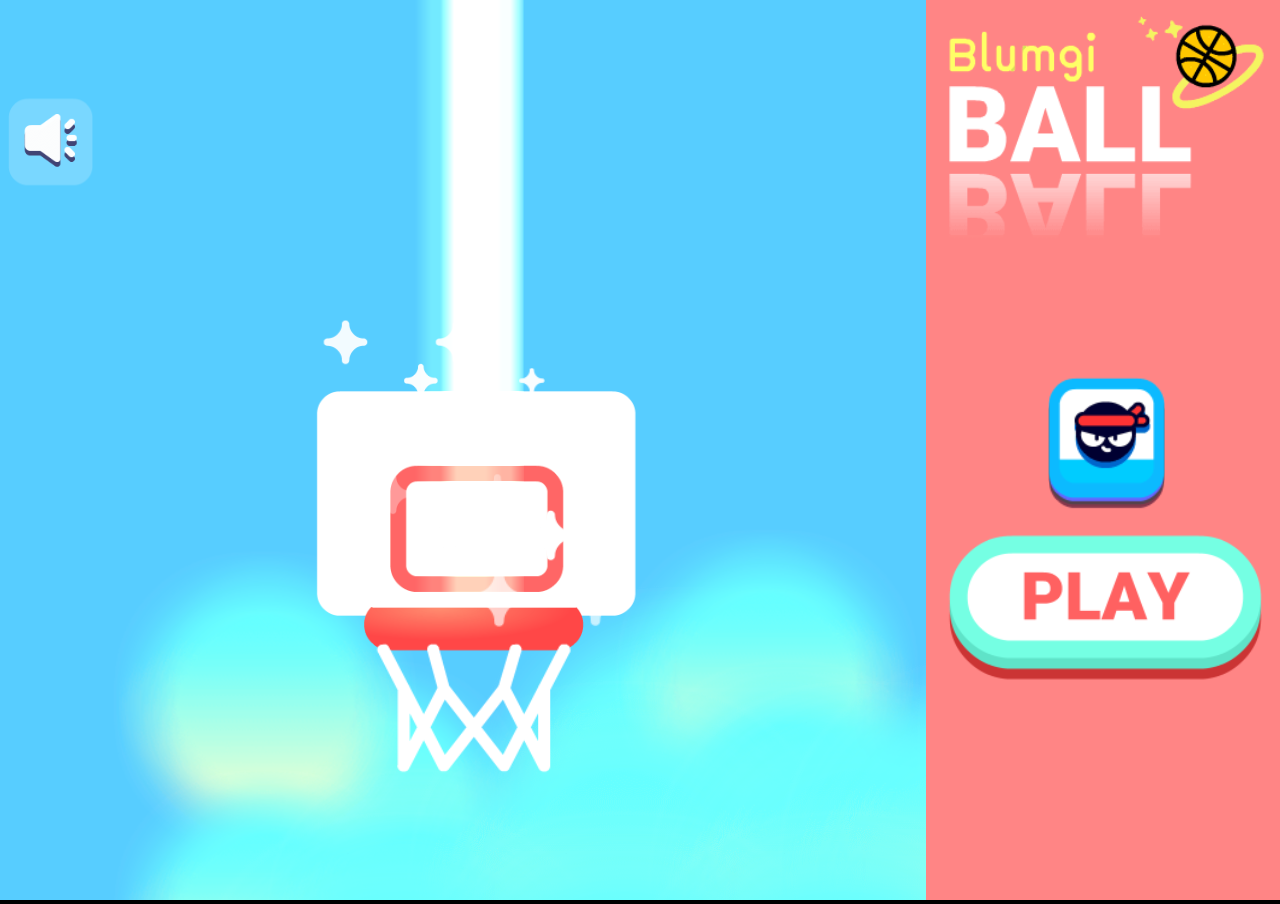
<file: BlumgiMagicBall/index.html>
<!DOCTYPE html>
<html>
<head>

<style>
canvas {
-webkit-tap-highlight-color: transparent;
-webkit-touch-callout: none;
-webkit-user-select: none;
-khtml-user-select: none;
-moz-user-select: none;
-ms-user-select: none;
user-select: none;
}
</style>


<meta charset="UTF-8">
<title>BlumgiMagicBall_v00.01</title>
<meta name="viewport" content="width=device-width, initial-scale=1.0, maximum-scale=1.0, minimum-scale=1.0, user-scalable=no">

<meta name="generator" content="Construct 3">

	<link rel="manifest" href="appmanifest.json">
	<link rel="apple-touch-icon" sizes="128x128" href="icons/icon-128.png">
	<link rel="apple-touch-icon" sizes="256x256" href="icons/icon-256.png">
	<link rel="apple-touch-icon" sizes="512x512" href="icons/icon-512.png">
	<link rel="icon" type="image/png" href="icons/icon-512.png">

<link rel="stylesheet" href="style.css">

</head>
<body>
<div id="fb-root"></div>
	<script src="box2d.wasm.js"></script>
	<noscript>
		<div id="notSupportedWrap">
			<h2 id="notSupportedTitle">This content requires JavaScript</h2>
			<p class="notSupportedMessage">JavaScript appears to be disabled. Please enable it to view this content.</p>
		</div>
	</noscript>
	<script src="scripts/supportcheck.js"></script>
	<script src="scripts/offlineclient.js" type="module"></script>
	<script src="scripts/main.js" type="module"></script>
	<script src="scripts/register-sw.js" type="module"></script>
</body>
</html>
</file>
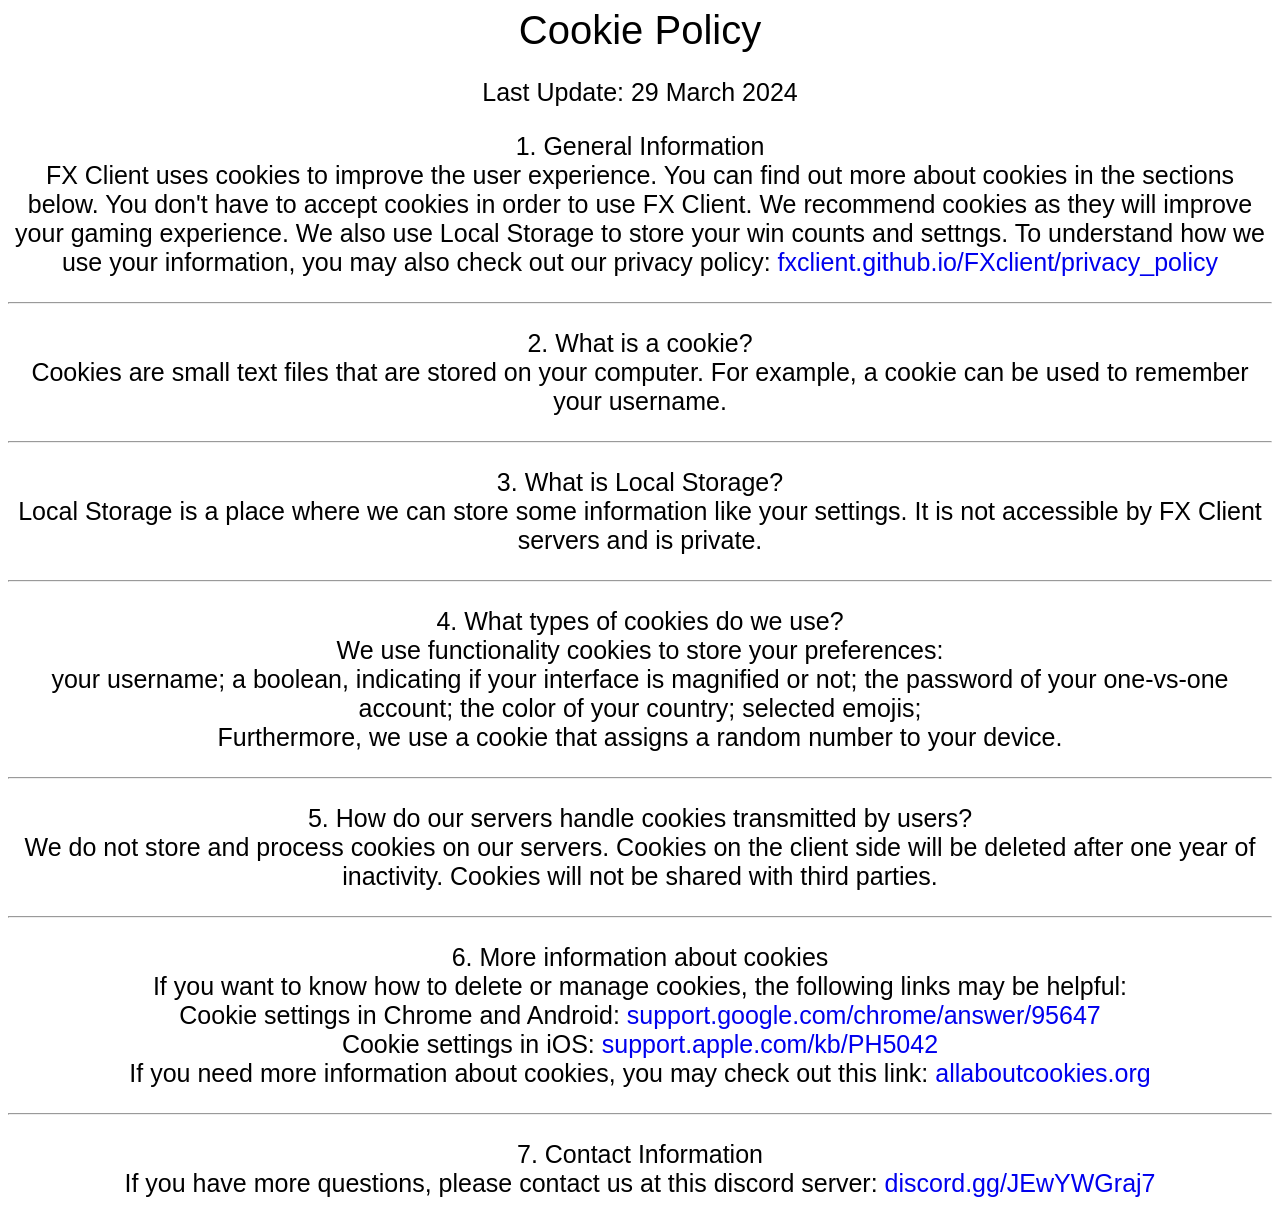
<file: teritorial/static/cookie_policy/index.html>
<!DOCTYPE html>
<html lang="en">
<head>
    <meta charset="UTF-8">
    <meta http-equiv="X-UA-Compatible" content="IE=edge">
    <meta name="viewport" content="width=device-width, initial-scale=1.0">
    <meta name="og:image" content="https://fxclient.github.io/FXclient/assets/logo.png" />
    <meta property="og:image" content="https://fxclient.github.io/FXclient/assets/logo.png">
    <link rel="shortcut icon" href="https://fxclient.github.io/FXclient/favicon.ico" type="image/x-icon">
    <meta property="og:title" content="FX Client">
    <meta name="description" content="FX Client Cookie Policy">
    <title>FX Client - Cookie Policy</title>
    <style>
        body {
            text-align: center;
            background-color: #fff;
            color: #000;
            font-size: 25px;
            font-family: 'Gill Sans', 'Gill Sans MT', Calibri, 'Trebuchet MS', sans-serif;
            display: block;
        }
        #dd {
            text-align: center;
            background-color: #fff;
            color: #000;
            font-size: 40px;
            font-family: 'Gill Sans', 'Gill Sans MT', Calibri, 'Trebuchet MS', sans-serif;
            display: block;
        }
        a {
            text-decoration: none;
            transition: 0.2s;
        }
        
        a:hover {
            text-decoration: underline;
            color: red;
        }
    </style>
</head>
<body>
    <span id="dd">Cookie Policy</span>

<p>Last Update: 29 March 2024</p>


<p>1. General Information
<br />
FX Client uses cookies to improve the user experience. You can find out more about cookies in the sections below.

You don't have to accept cookies in order to use FX Client. We recommend cookies as they will improve your gaming experience.

We also use Local Storage to store your win counts and settngs.

To understand how we use your information, you may also check out our privacy policy: <a href="https://fxclient.github.io/FXclient/privacy_policy">fxclient.github.io/FXclient/privacy_policy</a>
</p>
<hr />
<p>2. What is a cookie?
<br />
Cookies are small text files that are stored on your computer. For example, a cookie can be used to remember your username.
</p>
<hr />
<p>3. What is Local Storage?
    <br />
    Local Storage is a place where we can store some information like your settings. It is not accessible by FX Client servers and is private.
    </p>
    <hr />
<p>
4. What types of cookies do we use?
<br />
We use functionality cookies to store your preferences:
<br>
your username; 
a boolean, indicating if your interface is magnified or not; 
the password of your one-vs-one account; 
the color of your country; 
selected emojis; 
<br>
Furthermore, we use a cookie that assigns a random number to your device.
<br />
</p>
<hr />
<p>
5. How do our servers handle cookies transmitted by users?
<br />
We do not store and process cookies on our servers. Cookies on the client side will be deleted after one year of inactivity. Cookies will not be shared with third parties.
</p>
<hr />
<p>
6. More information about cookies
<br />
If you want to know how to delete or manage cookies, the following links may be helpful:
<br />
Cookie settings in Chrome and Android: <a href="https://support.google.com/chrome/answer/95647">support.google.com/chrome/answer/95647</a>
<br />
Cookie settings in iOS: <a href="http://support.apple.com/kb/PH5042">support.apple.com/kb/PH5042</a>
<br />
If you need more information about cookies, you may check out this link: <a href="http://www.allaboutcookies.org/">allaboutcookies.org</a>

</p>
<hr/>
<p>
7. Contact Information
<br />
If you have more questions, please contact us at this discord server: <a href="https://discord.gg/JEwYWGraj7">discord.gg/JEwYWGraj7</a>
</p>
</body>
</html>
</file>
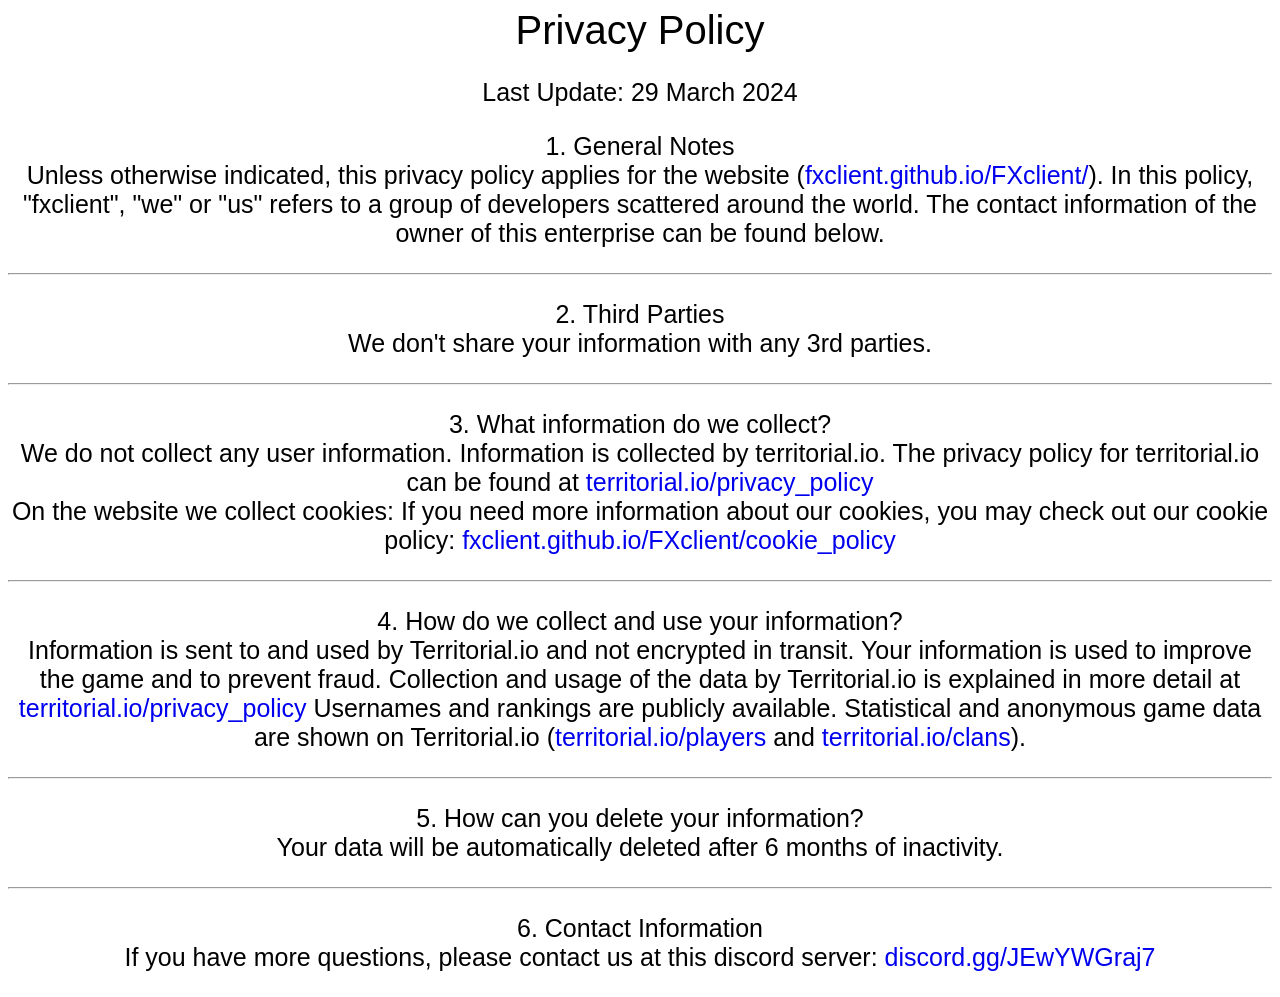
<file: teritorial/static/privacy_policy/index.html>
<!DOCTYPE html>
<html lang="en">

<head>
    <meta charset="UTF-8">
    <meta http-equiv="X-UA-Compatible" content="IE=edge">
    <meta name="viewport" content="width=device-width, initial-scale=1.0">
    <title>FX Client - Privacy Policy</title>
    <meta name="og:image" content="https://fxclient.github.io/FXclient/assets/logo.png" />
    <meta property="og:image" content="https://fxclient.github.io/FXclient/assets/logo.png">
    <link rel="shortcut icon" href="https://fxclient.github.io/FXclient/favicon.ico" type="image/x-icon">
    <meta property="og:title" content="FX Client">
    <meta name="description" content="FX Client Privacy Policy">
    <style>
        body {
            text-align: center;
            background-color: #fff;
            color: #000;
            font-size: 25px;
            font-family: 'Gill Sans', 'Gill Sans MT', Calibri, 'Trebuchet MS', sans-serif;
            display: block;
        }

        #dd {
            text-align: center;
            background-color: #fff;
            color: #000;
            font-size: 40px;
            font-family: 'Gill Sans', 'Gill Sans MT', Calibri, 'Trebuchet MS', sans-serif;
            display: block;
        }

        a {
            text-decoration: none;
            transition: 0.2s;
        }
        
        a:hover {
            text-decoration: underline;
            color: red;
        }
    </style>
</head>

<body>
    <span id="dd">Privacy Policy</span>

    <p>Last Update: 29 March 2024</p>

    <p>1. General Notes
        <br />
        Unless otherwise indicated, this privacy policy applies for the website (<a href="https://fxclient.github.io/FXclient/">fxclient.github.io/FXclient/</a>).

        In this policy, "fxclient", "we" or "us" refers to a group of developers scattered around the world. The
        contact information of the owner of this enterprise can be found below.
    </p>
    <hr />
    <p>2. Third Parties
        <br />
        We don't share your information with any 3rd parties.
    </p>
    <hr />
    <p>
        3. What information do we collect?
        <br />
        We do not collect any user information. Information is collected by territorial.io. The privacy policy for
        territorial.io can be found at <a href="https://territorial.io/privacy_policy">
            territorial.io/privacy_policy </a>
        <br />
        On the website we collect cookies: If you need more information about our cookies, you may check out our cookie
        policy: <a href="https://fxclient.github.io/FXclient/cookie_policy">fxclient.github.io/FXclient/cookie_policy</a>
    </p>
    <hr />
    <p>
        4. How do we collect and use your information?
        <br />
        Information is sent to and used by Territorial.io and not encrypted in transit. Your information is used to
        improve the game and to prevent fraud. Collection and usage of the data by Territorial.io is explained in more
        detail at <a href="https://territorial.io/privacy_policy"> territorial.io/privacy_policy </a>
        Usernames and rankings are publicly available. Statistical and anonymous game data are shown on Territorial.io
        (<a href="https://territorial.io/players">territorial.io/players</a> and <a href="https://territorial.io/clans">territorial.io/clans</a>).
    </p>
    <hr />
    <p>
        5. How can you delete your information?
        <br />
        Your data will be automatically deleted after 6 months of inactivity.
    </p>
    <hr />
    <p>
        6. Contact Information
        <br />
        If you have more questions, please contact us at this discord server: <a href="https://discord.gg/JEwYWGraj7">discord.gg/JEwYWGraj7</a>
    </p>
</body>
</html>
</file>
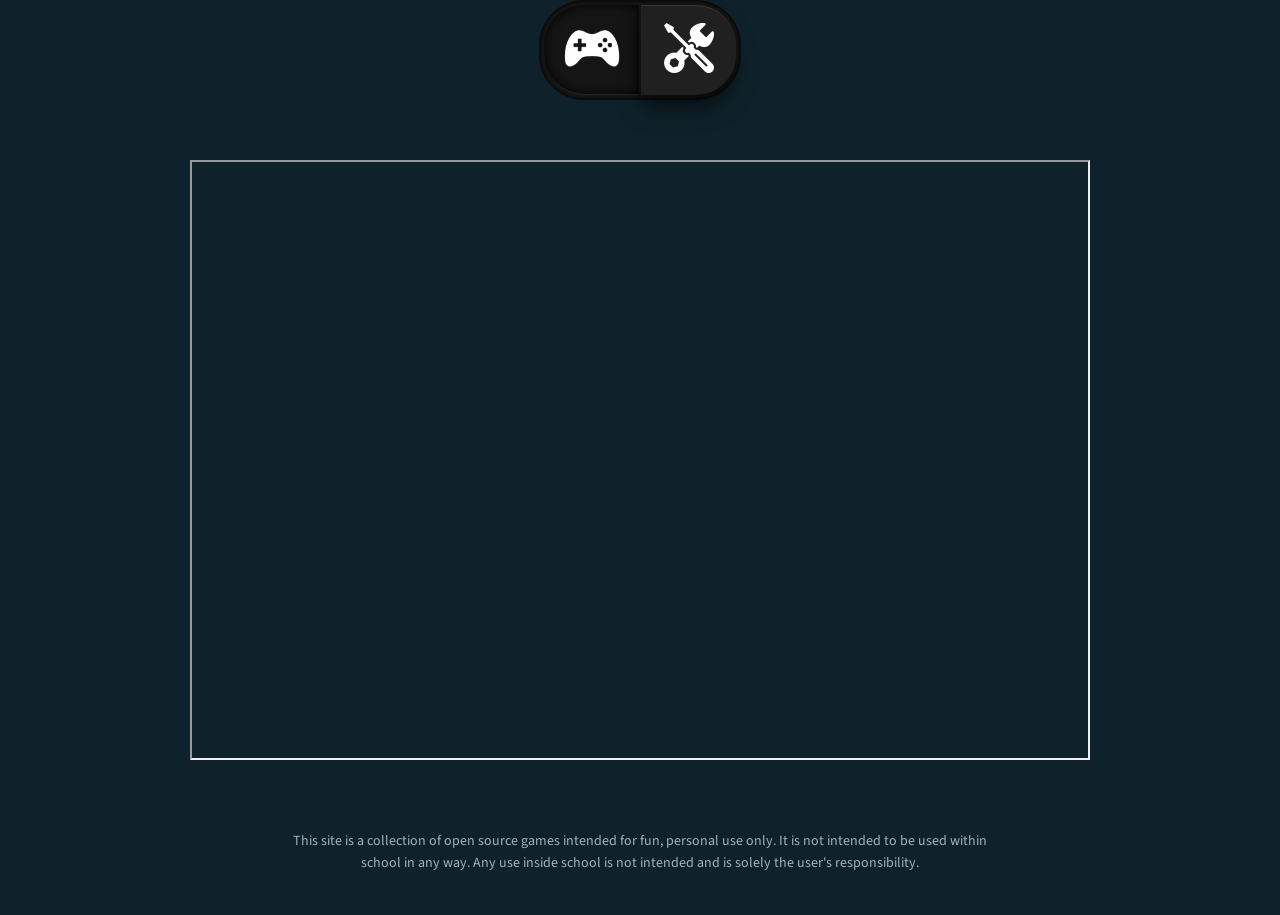
<file: survevio.html>
<!DOCTYPE html>
<html lang="en">

<head>
	<meta charset="UTF-8">
	<meta name="viewport" content="width=device-width, initial-scale=1.0">
	<title>Survev.io</title>
	<link rel="icon" type="image/png" href="images/game_logo.png">
	<link rel="stylesheet" href="styles.css">

	<script async src="https://pagead2.googlesyndication.com/pagead/js/adsbygoogle.js?client=ca-pub-1082754358021798"
		crossorigin="anonymous"></script>
</head>

<body class="page-games">

	<nav class="nav">
		<ul>
			<li class="active"><a href="index.html"><img src="images/game_logo.png" class="nav-games" alt="Games"></a></li>
			<li><a href="tools.html"><img src="images/tools.png" class="nav-tools" alt="Tools"></a></li>
		</ul>
	</nav>

	<main class="game-frame">
		<iframe src="https://survev.io" height="600" width="900" title="Survev.io"></iframe>
	</main>

	<footer class="disclaimer">
		<p>This site is a collection of open source games intended for fun, personal use only.
			It is not intended to be used within school in any way. Any use inside school is not
			intended and is solely the user's responsibility.</p>
	</footer>

</body>

</html>
</file>
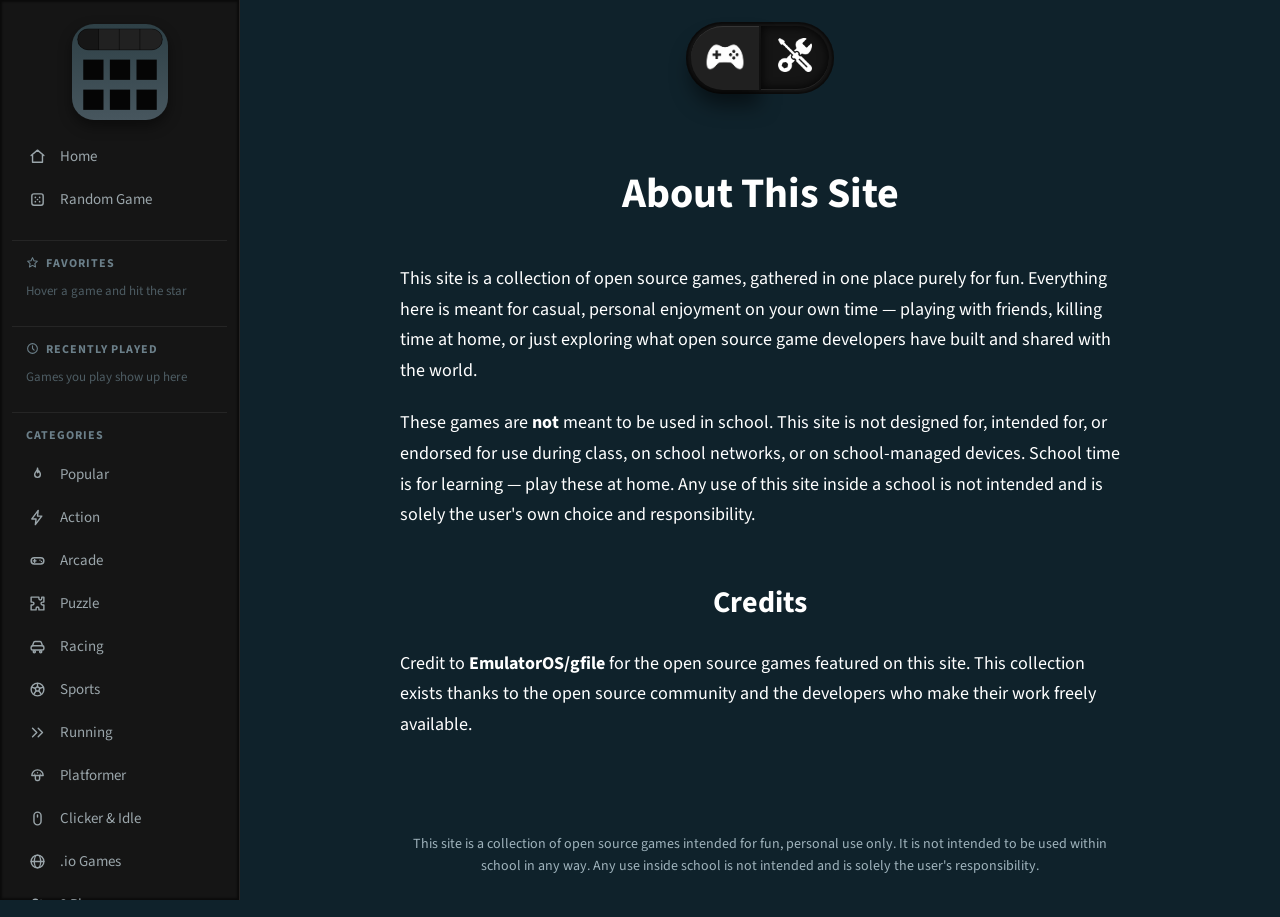
<file: tools.html>
<!DOCTYPE html>
<html lang="en">

<head>
	<meta charset="UTF-8">
	<meta name="viewport" content="width=device-width, initial-scale=1.0">
	<title>About</title>
	<link rel="icon" type="image/svg+xml" href="images/logo.svg">
	<link rel="stylesheet" href="styles.css?v=5">
</head>

<body class="page-tools">

	<aside class="sidebar" id="sidebar">
		<a class="side-logo" href="index.html">
			<img src="images/logo.svg" alt="Open Source Games">
		</a>
		<div id="side-nav"></div>
	</aside>

	<div class="content">

		<header class="topbar">
			<button type="button" id="menu-toggle" class="menu-toggle" aria-label="Menu">
				<svg class="icon" viewBox="0 0 24 24" fill="none" stroke="currentColor" stroke-width="2" stroke-linecap="round" aria-hidden="true"><path d="M4 6h16M4 12h16M4 18h16"/></svg>
			</button>
			<nav class="nav">
				<ul>
					<li><a href="index.html"><img src="images/game_logo.png" class="nav-games" alt="Games"></a></li>
					<li class="active"><a href="tools.html"><img src="images/tools.png" class="nav-tools" alt="About"></a></li>
				</ul>
			</nav>
		</header>

		<main class="about">
			<h1>About This Site</h1>

			<p>This site is a collection of open source games, gathered in one place purely for fun.
				Everything here is meant for casual, personal enjoyment on your own time &mdash; playing
				with friends, killing time at home, or just exploring what open source game developers
				have built and shared with the world.</p>

			<p>These games are <strong>not</strong> meant to be used in school. This site is not
				designed for, intended for, or endorsed for use during class, on school networks, or on
				school-managed devices. School time is for learning &mdash; play these at home. Any use
				of this site inside a school is not intended and is solely the user's own choice and
				responsibility.</p>

			<h2>Credits</h2>

			<p>Credit to <strong>EmulatorOS/gfile</strong> for the open source games featured on this
				site. This collection exists thanks to the open source community and the developers who
				make their work freely available.</p>
		</main>

		<footer class="disclaimer">
			<p>This site is a collection of open source games intended for fun, personal use only.
				It is not intended to be used within school in any way. Any use inside school is not
				intended and is solely the user's responsibility.</p>
		</footer>

	</div>

	<script src="games-data.js?v=5"></script>
	<script src="site.js?v=5"></script>

</body>

</html>
</file>
<file: BlumgiMagicBall/style.css>
html, body {
	padding: 0;
	margin: 0;
	overflow: hidden;
	
	background: #000000;
	color: white;
}

html, body, canvas {
	touch-action: none;
	touch-action-delay: none;
}

#notSupportedWrap {
	margin: 2em auto 1em auto;
	width: 75%;
	max-width: 45em;
	border: 2px solid #aaa;
	border-radius: 1em;
	padding: 2em;
	background-color: #f0f0f0;
	font-family: "Segoe UI", Frutiger, "Frutiger Linotype", "Dejavu Sans", "Helvetica Neue", Arial, sans-serif;
	color: black;
}

#notSupportedTitle {
	font-size: 1.8em;
}

.notSupportedMessage {
	font-size: 1.2em;
}

.notSupportedMessage em {
	color: #888;
}


@font-face {
	font-family: 'roboto-black';
	src: url('fonts/roboto-black.ttf') format('truetype');
}
</file>
<file: styles.css>
@import url("https://fonts.googleapis.com/css?family=Source+Sans+Pro:400,700");

* {
  margin: 0;
  padding: 0;
  box-sizing: border-box;
}

html,
body {
  width: 100%;
  min-height: 100%;
}

body {
  font-family: "Source Sans Pro", sans-serif;
}

/* Page backgrounds */
body.page-games,
body.page-play {
  background: #0f222b;
}

body.page-tools {
  background: #0f222b;
}

/* ============ Top navigation pill ============ */
.nav {
  position: absolute;
  top: 0;
  left: 0;
  right: 0;
  margin: auto;
  width: 202px;
  height: 100px;
  border-radius: 45px;
  background: #151515;
  box-shadow: inset 0 0 2px 2px rgba(0, 0, 0, 0.5);
}

.nav ul {
  list-style: none;
  width: inherit;
  height: inherit;
  display: flex;
  align-items: center;
  justify-content: center;
}

.nav li {
  display: flex;
  align-items: center;
  justify-content: center;
  margin: 1px;
  height: 90px;
  width: 95px;
  background: #202020;
  border-top: 1px solid #353535;
  box-shadow: 0 15px 20px 0 rgba(0, 0, 0, 0.5);
  transition: all 0.5s;
}

.nav li:first-of-type {
  border-top-left-radius: 40px;
  border-bottom-left-radius: 40px;
}

.nav li:last-of-type {
  border-top-right-radius: 40px;
  border-bottom-right-radius: 40px;
}

.nav li:hover {
  cursor: pointer;
}

.nav li.active {
  background: #151515;
  border-top: none;
  border-bottom: 1px solid #252525;
  box-shadow: inset 0 0 10px 1px rgba(0, 0, 0, 0.8);
}

.nav a {
  display: inline-block;
  color: gray;
  text-decoration: none;
}

.nav .nav-games {
  width: 80px;
}

.nav .nav-tools {
  width: 50px;
}

/* ============ SVG icons ============ */
.icon {
  width: 1.05em;
  height: 1.05em;
  display: inline-block;
  vertical-align: -0.17em;
  flex-shrink: 0;
}

/* ============ Games page layout: sidebar + content ============ */
.sidebar {
  position: fixed;
  top: 0;
  left: 0;
  bottom: 0;
  width: 240px;
  padding: 18px 12px 24px;
  overflow-y: auto;
  background: #151515;
  box-shadow: inset 0 0 2px 2px rgba(0, 0, 0, 0.5);
  border-right: 1px solid #252525;
  z-index: 50;
  scrollbar-width: thin;
  scrollbar-color: #353535 #151515;
}

.side-logo {
  display: flex;
  justify-content: center;
  padding: 6px 0 14px;
}

.side-logo img {
  width: 96px;
  border-radius: 22px;
  box-shadow: 0 6px 14px rgba(0, 0, 0, 0.45);
}

.side-link {
  display: flex;
  align-items: center;
  gap: 12px;
  padding: 10px 14px;
  margin: 2px 0;
  border-radius: 22px;
  color: #9aa5aa;
  font-size: 15px;
  text-decoration: none;
  transition: background 0.2s, color 0.2s;
}

.side-link:hover {
  background: #202020;
  color: #e6edf0;
}

.side-link.active {
  background: #202020;
  border-top: 1px solid #353535;
  box-shadow: inset 0 0 10px 1px rgba(0, 0, 0, 0.8);
  color: #ffffff;
}

.side-icon {
  width: 22px;
  display: inline-flex;
  align-items: center;
  justify-content: center;
}

.side-icon .icon {
  width: 17px;
  height: 17px;
}

.side-block h3 .icon {
  width: 13px;
  height: 13px;
  margin-right: 4px;
}

.side-block {
  margin-top: 20px;
  padding-top: 14px;
  border-top: 1px solid #252525;
}

.side-block h3 {
  padding: 0 14px 8px;
  color: #6b7f89;
  font-size: 12px;
  font-weight: 700;
  letter-spacing: 1px;
  text-transform: uppercase;
}

.side-hint {
  padding: 2px 14px 6px;
  color: #4d5c63;
  font-size: 13px;
  line-height: 1.4;
}

.side-game {
  display: flex;
  align-items: center;
  gap: 10px;
  padding: 6px 14px;
  border-radius: 18px;
  color: #9aa5aa;
  font-size: 14px;
  text-decoration: none;
  transition: background 0.2s, color 0.2s;
  overflow: hidden;
  white-space: nowrap;
}

.side-game:hover {
  background: #202020;
  color: #e6edf0;
}

.side-game img {
  width: 34px;
  height: 34px;
  border-radius: 8px;
  object-fit: cover;
  flex-shrink: 0;
}

.side-game span {
  overflow: hidden;
  text-overflow: ellipsis;
}

.content {
  margin-left: 240px;
  padding: 0 28px;
}

/* ============ Topbar: pill nav + search ============ */
.topbar {
  display: flex;
  align-items: center;
  justify-content: center;
  gap: 22px;
  padding: 22px 0 10px;
}

.topbar .nav {
  position: static;
  margin: 0;
  flex-shrink: 0;
  width: 148px;
  height: 72px;
  border-radius: 36px;
}

.topbar .nav li {
  height: 64px;
  width: 68px;
}

.topbar .nav li:first-of-type {
  border-top-left-radius: 32px;
  border-bottom-left-radius: 32px;
}

.topbar .nav li:last-of-type {
  border-top-right-radius: 32px;
  border-bottom-right-radius: 32px;
}

.topbar .nav .nav-games {
  width: 54px;
}

.topbar .nav .nav-tools {
  width: 34px;
}

/* Search pill — same material as the nav pill */
.searchbar {
  display: flex;
  align-items: center;
  gap: 12px;
  width: min(560px, 100%);
  height: 60px;
  padding: 0 26px;
  border-radius: 30px;
  background: #151515;
  box-shadow: inset 0 0 2px 2px rgba(0, 0, 0, 0.5);
  border-top: 1px solid #252525;
}

.searchbar:focus-within {
  box-shadow: inset 0 0 10px 1px rgba(0, 0, 0, 0.8), 0 0 0 1px #353535;
}

.search-icon {
  font-size: 17px;
  opacity: 0.6;
}

.searchbar input {
  flex: 1;
  height: 100%;
  border: none;
  outline: none;
  background: transparent;
  color: #e6edf0;
  font-size: 17px;
  font-family: inherit;
}

.searchbar input::placeholder {
  color: #6b7f89;
}

.menu-toggle {
  display: none;
  width: 52px;
  height: 52px;
  flex-shrink: 0;
  border: none;
  border-radius: 26px;
  background: #151515;
  box-shadow: inset 0 0 2px 2px rgba(0, 0, 0, 0.5);
  color: #9aa5aa;
  font-size: 22px;
  cursor: pointer;
}

/* ============ Section headers & carousels ============ */
.cat-section {
  padding-top: 34px;
}

.section-head {
  display: flex;
  align-items: baseline;
  justify-content: space-between;
  padding: 0 4px 14px;
}

.section-head h2 {
  color: #e6edf0;
  font-size: 22px;
}

.view-all {
  color: #6b7f89;
  font-size: 14px;
  text-decoration: none;
  transition: color 0.2s;
}

.view-all:hover {
  color: #e6edf0;
}

.hrow {
  display: flex;
  gap: 16px;
  overflow-x: auto;
  padding: 4px 4px 16px;
  scrollbar-width: thin;
  scrollbar-color: #353535 transparent;
}

.hrow .card {
  flex: 0 0 180px;
  height: 180px;
}

/* ============ Game cards ============ */
.card {
  position: relative;
  display: block;
  border-radius: 14px;
  overflow: hidden;
  background: #202020;
  border-top: 1px solid #353535;
  box-shadow: 0 8px 16px 0 rgba(0, 0, 0, 0.5);
  transition: transform 0.15s ease-out, box-shadow 0.15s ease-out;
}

.card:hover {
  transform: scale(1.045);
  box-shadow: 0 12px 24px 0 rgba(0, 0, 0, 0.65);
  z-index: 2;
}

.card img {
  width: 100%;
  height: 100%;
  object-fit: cover;
  display: block;
}

.card-title {
  position: absolute;
  left: 0;
  right: 0;
  bottom: 0;
  padding: 26px 12px 9px;
  background: linear-gradient(transparent, rgba(10, 15, 18, 0.92));
  color: #ffffff;
  font-size: 15px;
  font-weight: 700;
  text-align: center;
  white-space: nowrap;
  overflow: hidden;
  text-overflow: ellipsis;
  opacity: 0;
  transition: opacity 0.15s;
}

.card:hover .card-title {
  opacity: 1;
}

.fav-star {
  position: absolute;
  top: 8px;
  right: 8px;
  width: 34px;
  height: 34px;
  display: flex;
  align-items: center;
  justify-content: center;
  color: #9aa5aa;
  background: rgba(21, 21, 21, 0.85);
  border: none;
  border-radius: 50%;
  cursor: pointer;
  opacity: 0;
  transition: opacity 0.15s, color 0.15s;
}

.fav-star .icon {
  width: 17px;
  height: 17px;
}

.fav-star.active .icon {
  fill: currentColor;
}

.card:hover .fav-star,
.fav-star.active {
  opacity: 1;
}

.fav-star.active,
.fav-star:hover {
  color: #ffcc33;
}

/* ============ Grids & pages ============ */
.games-grid {
  display: grid;
  grid-template-columns: repeat(auto-fill, minmax(200px, 1fr));
  gap: 18px;
  padding: 4px;
}

.games-grid .card {
  aspect-ratio: 1 / 1;
}

.page-title {
  padding: 34px 4px 4px;
  color: #e6edf0;
  font-size: 28px;
}

.page-sub {
  padding: 0 4px 20px;
  color: #6b7f89;
  font-size: 15px;
}

.no-results {
  padding: 60px 4px;
  color: #6b7f89;
  font-size: 18px;
}

/* ============ Player page ============ */
.player-wrap {
  max-width: 1200px;
  margin: 0 auto;
  padding: 22px 24px 0;
}

.player-bar {
  display: flex;
  align-items: center;
  gap: 16px;
  flex-wrap: wrap;
  height: auto;
  min-height: 66px;
  padding: 10px 24px;
  border-radius: 33px;
  background: #151515;
  box-shadow: inset 0 0 2px 2px rgba(0, 0, 0, 0.5);
  border-top: 1px solid #252525;
}

.player-back {
  color: #9aa5aa;
  font-size: 24px;
  text-decoration: none;
  transition: color 0.2s;
}

.player-back:hover {
  color: #ffffff;
}

.player-bar h1 {
  color: #e6edf0;
  font-size: 20px;
}

.player-tags {
  display: flex;
  gap: 8px;
  flex-wrap: wrap;
}

.player-tag {
  padding: 5px 12px;
  border-radius: 14px;
  background: #202020;
  border-top: 1px solid #353535;
  color: #9aa5aa;
  font-size: 13px;
  text-decoration: none;
  transition: color 0.2s;
}

.player-tag:hover {
  color: #ffffff;
}

.player-actions {
  display: flex;
  gap: 10px;
  margin-left: auto;
}

.player-actions button {
  width: 42px;
  height: 42px;
  border: none;
  border-radius: 50%;
  background: #202020;
  border-top: 1px solid #353535;
  color: #9aa5aa;
  font-size: 18px;
  cursor: pointer;
  transition: color 0.2s, background 0.2s;
}

.player-actions button:hover {
  background: #2a2a2a;
  color: #ffffff;
}

.player-actions #player-fav.active {
  color: #ffcc33;
}

.player-actions button .icon {
  width: 18px;
  height: 18px;
  vertical-align: middle;
}

.player-actions #player-fav.active .icon {
  fill: currentColor;
}

.player-tag .icon {
  width: 13px;
  height: 13px;
  margin-right: 3px;
}

.menu-toggle .icon {
  width: 20px;
  height: 20px;
  vertical-align: middle;
}

.search-icon {
  display: inline-flex;
  color: #6b7f89;
}

.search-icon .icon {
  width: 18px;
  height: 18px;
}

.player-frame-wrap {
  margin-top: 18px;
  border-radius: 14px;
  overflow: hidden;
  background: #000;
  box-shadow: 0 12px 30px rgba(0, 0, 0, 0.6);
}

#player-frame {
  display: block;
  width: 100%;
  height: min(72vh, 720px);
  border: none;
  background: #000;
}

.more-games {
  padding-top: 40px;
}

.more-games h2 {
  color: #e6edf0;
  font-size: 22px;
  padding: 0 4px 16px;
}

/* ============ About page ============ */
.about {
  max-width: 760px;
  margin: 0 auto;
  padding: 60px 20px 0;
  color: white;
}

.about h1 {
  text-align: center;
  font-size: 42px;
  margin-bottom: 40px;
}

.about h2 {
  text-align: center;
  font-size: 30px;
  margin: 50px 0 25px;
}

.about p {
  font-size: 18px;
  line-height: 1.7;
  margin-bottom: 22px;
}

/* Embedded game pages */
.game-frame {
  display: flex;
  justify-content: center;
  padding-top: 160px;
}

/* Disclaimer footer */
.disclaimer {
  max-width: 760px;
  margin: 0 auto;
  padding: 70px 20px 40px;
  text-align: center;
  color: #9fb3bc;
  font-size: 14px;
  line-height: 1.6;
}

/* ============ Responsive ============ */
@media (max-width: 980px) {
  .sidebar {
    transform: translateX(-100%);
    transition: transform 0.25s ease-out;
  }

  .sidebar.open {
    transform: none;
  }

  .content {
    margin-left: 0;
    padding: 0 16px;
  }

  .menu-toggle {
    display: block;
  }

  .topbar {
    gap: 12px;
  }

  .topbar .nav {
    display: none;
  }

  .games-grid {
    grid-template-columns: repeat(auto-fill, minmax(150px, 1fr));
    gap: 12px;
  }

  .hrow .card {
    flex: 0 0 140px;
    height: 140px;
  }

  .player-wrap {
    padding: 14px 12px 0;
  }
}
</file>
